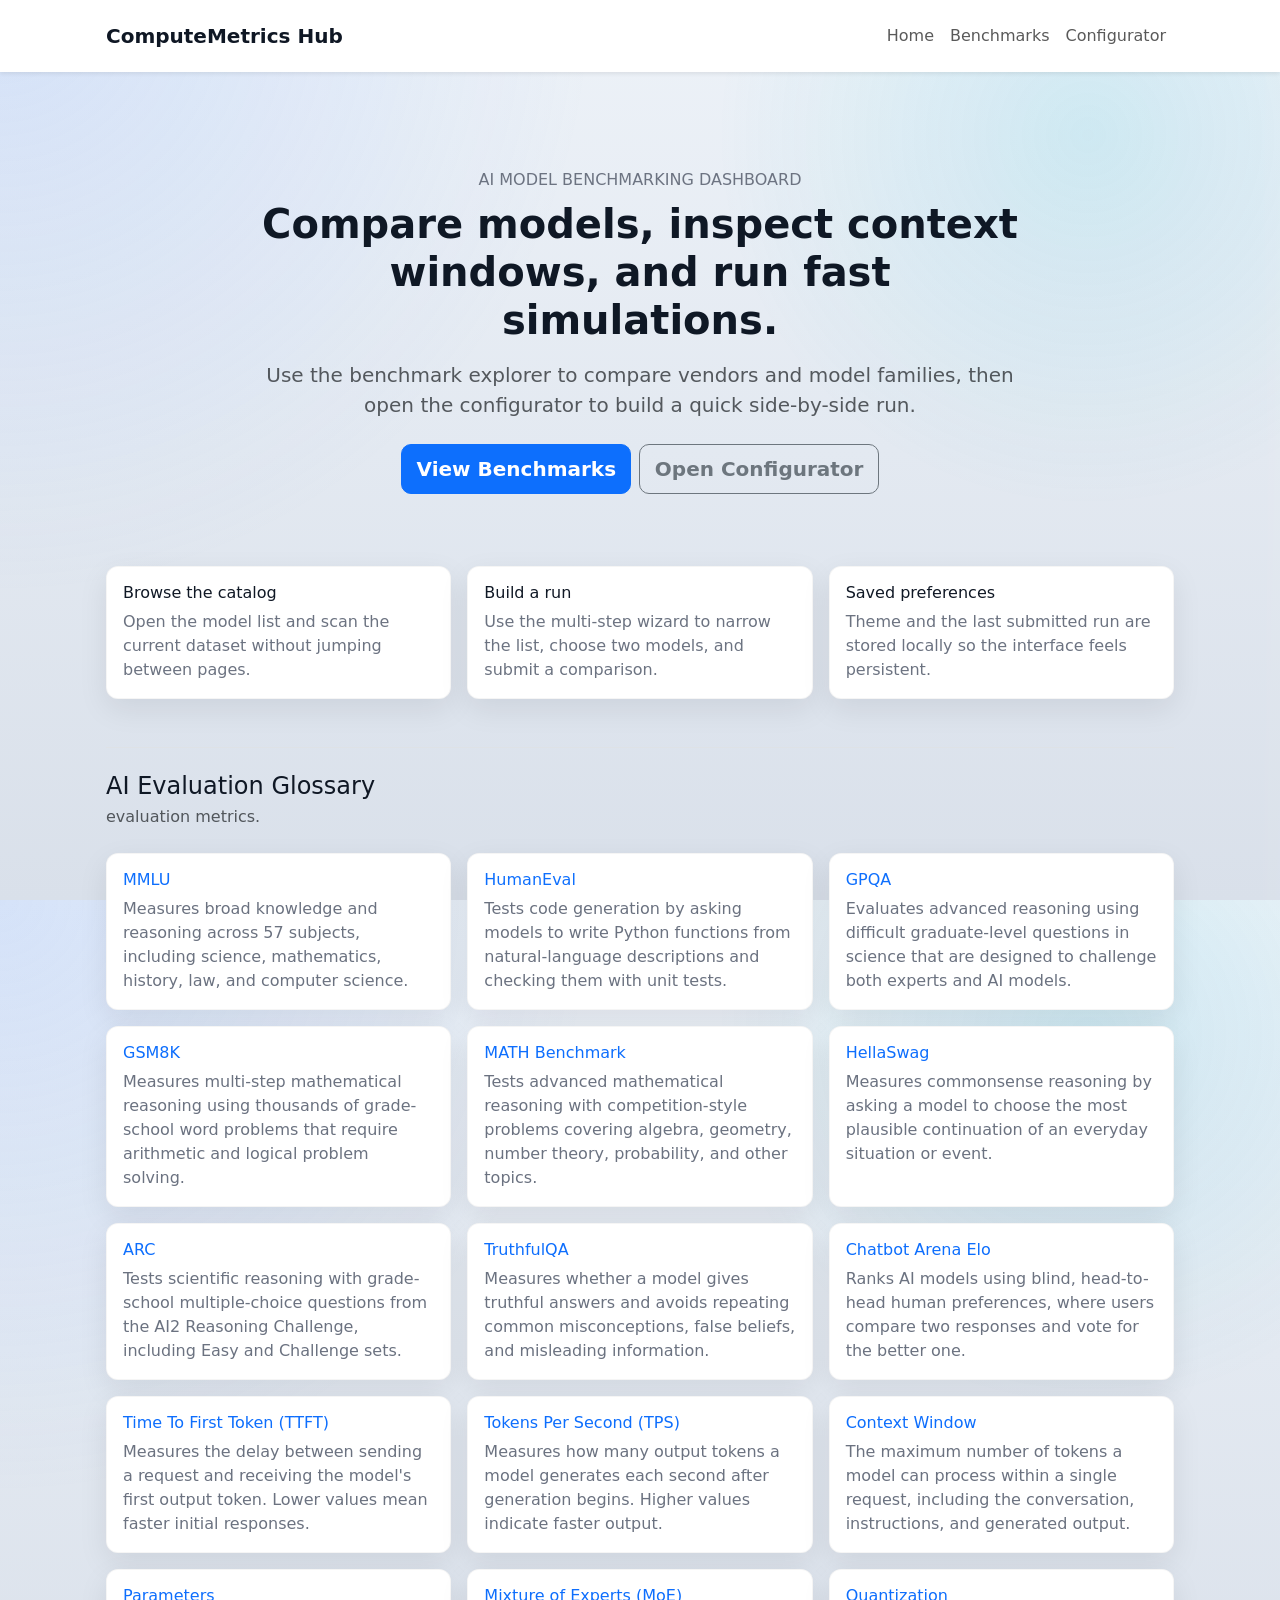
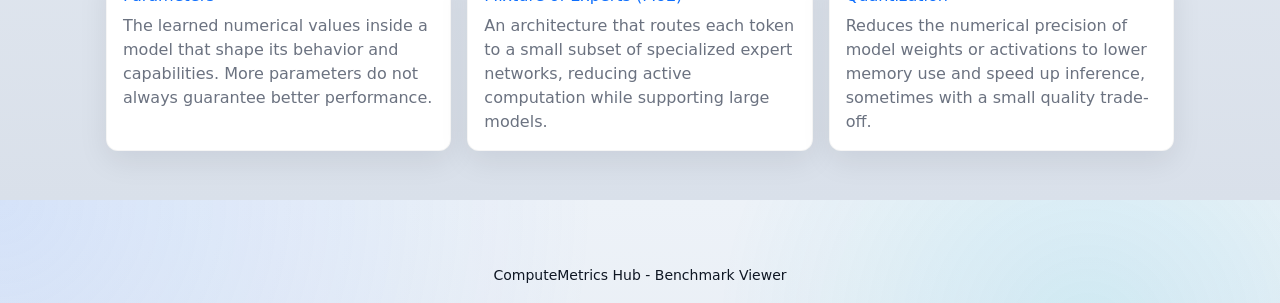
<file: index.html>
<!doctype html>
<html lang="en">
<head>
  <meta charset="utf-8" />
  <meta name="viewport" content="width=device-width,initial-scale=1" />
  <title>ComputeMetrics Hub - Home</title>
  <link href="https://cdn.jsdelivr.net/npm/bootstrap@5.3.0/dist/css/bootstrap.min.css" rel="stylesheet">
  <link rel="stylesheet" href="assets/css/styles.css">
</head>
<body>
  <header class="site-header">
    <nav class="navbar navbar-expand-lg navbar-light bg-white shadow-sm">
      <div class="container">
        <a class="navbar-brand fw-bold" href="index.html">ComputeMetrics Hub</a>
        <button class="navbar-toggler" type="button" data-bs-toggle="collapse" data-bs-target="#navMenu" aria-label="Toggle navigation">
          <span class="navbar-toggler-icon"></span>
        </button>
        <div class="collapse navbar-collapse" id="navMenu">
          <ul class="navbar-nav ms-auto">
            <li class="nav-item"><a class="nav-link" href="index.html">Home</a></li>
            <li class="nav-item"><a class="nav-link" href="benchmarks.html">Benchmarks</a></li>
            <li class="nav-item"><a class="nav-link" href="configurator.html">Configurator</a></li>
          </ul>
        </div>
      </div>
    </nav>
  </header>

  <main class="container py-5">
    <section class="hero text-center py-5 mb-4">
      <div class="hero-inner mx-auto" style="max-width: 780px;">
        <p class="small-muted text-uppercase mb-2">AI Model Benchmarking Dashboard</p>
        <h1 class="display-6 fw-semibold mb-3">Compare models, inspect context windows, and run fast simulations.</h1>
        <p class="lead text-muted mb-4">
          Use the benchmark explorer to compare vendors and model families, then open the configurator to build a quick side-by-side run.
        </p>
        <div class="d-flex flex-column flex-sm-row justify-content-center gap-2">
          <a class="btn btn-primary btn-lg" href="benchmarks.html">View Benchmarks</a>
          <a class="btn btn-outline-secondary btn-lg" href="configurator.html">Open Configurator</a>
        </div>
      </div>
    </section>

    <section class="row g-3">
      <div class="col-md-4">
        <div class="selector-card h-100">
          <h2 class="h6 mb-2">Browse the catalog</h2>
          <p class="small-muted mb-0">Open the model list and scan the current dataset without jumping between pages.</p>
        </div>
      </div>
      <div class="col-md-4">
        <div class="selector-card h-100">
          <h2 class="h6 mb-2">Build a run</h2>
          <p class="small-muted mb-0">Use the multi-step wizard to narrow the list, choose two models, and submit a comparison.</p>
        </div>
      </div>
      <div class="col-md-4">
        <div class="selector-card h-100">
          <h2 class="h6 mb-2">Saved preferences</h2>
          <p class="small-muted mb-0">Theme and the last submitted run are stored locally so the interface feels persistent.</p>
        </div>
      </div>
    </section>

    
    <section id="benchmark-glossary" class="mt-5 mb-5 border-top pt-4">
      <div class="d-flex flex-column mb-4">
        <h3 class="h4 mb-1">AI Evaluation Glossary</h3>
        <p class="text-muted mb-0">evaluation metrics.</p>
      </div>
      <div class="row g-3">
        <!-- Item 1 -->
        <div class="col-md-4">
          <div class="selector-card h-100">
            <h4 class="h6 mb-2 text-primary">MMLU</h4>
            <p class="small-muted mb-0">Measures broad knowledge and reasoning across 57 subjects, including science, mathematics, history, law, and computer science.</p>
          </div>
        </div>
        <!-- Item 2 -->
        <div class="col-md-4">
          <div class="selector-card h-100">
            <h4 class="h6 mb-2 text-primary">HumanEval</h4>
            <p class="small-muted mb-0">Tests code generation by asking models to write Python functions from natural-language descriptions and checking them with unit tests.</p>
          </div>
        </div>
        <!-- Item 3 -->
        <div class="col-md-4">
          <div class="selector-card h-100">
            <h4 class="h6 mb-2 text-primary">GPQA</h4>
            <p class="small-muted mb-0">Evaluates advanced reasoning using difficult graduate-level questions in science that are designed to challenge both experts and AI models.</p>
          </div>
        </div>
        <!-- Item 4 -->
        <div class="col-md-4">
          <div class="selector-card h-100">
            <h4 class="h6 mb-2 text-primary">GSM8K</h4>
            <p class="small-muted mb-0">Measures multi-step mathematical reasoning using thousands of grade-school word problems that require arithmetic and logical problem solving.</p>
          </div>
        </div>
        <!-- Item 5 -->
        <div class="col-md-4">
          <div class="selector-card h-100">
            <h4 class="h6 mb-2 text-primary">MATH Benchmark</h4>
            <p class="small-muted mb-0">Tests advanced mathematical reasoning with competition-style problems covering algebra, geometry, number theory, probability, and other topics.</p>
          </div>
        </div>
        <!-- Item 6 -->
        <div class="col-md-4">
          <div class="selector-card h-100">
            <h4 class="h6 mb-2 text-primary">HellaSwag</h4>
            <p class="small-muted mb-0">Measures commonsense reasoning by asking a model to choose the most plausible continuation of an everyday situation or event.</p>
          </div>
        </div>
        <!-- Item 7 -->
        <div class="col-md-4">
          <div class="selector-card h-100">
            <h4 class="h6 mb-2 text-primary">ARC</h4>
            <p class="small-muted mb-0">Tests scientific reasoning with grade-school multiple-choice questions from the AI2 Reasoning Challenge, including Easy and Challenge sets.</p>
          </div>
        </div>
        <!-- Item 8 -->
        <div class="col-md-4">
          <div class="selector-card h-100">
            <h4 class="h6 mb-2 text-primary">TruthfulQA</h4>
            <p class="small-muted mb-0">Measures whether a model gives truthful answers and avoids repeating common misconceptions, false beliefs, and misleading information.</p>
          </div>
        </div>
        <!-- Item 9 -->
        <div class="col-md-4">
          <div class="selector-card h-100">
            <h4 class="h6 mb-2 text-primary">Chatbot Arena Elo</h4>
            <p class="small-muted mb-0">Ranks AI models using blind, head-to-head human preferences, where users compare two responses and vote for the better one.</p>
          </div>
        </div>
        <!-- Item 10 -->
        <div class="col-md-4">
          <div class="selector-card h-100">
            <h4 class="h6 mb-2 text-primary">Time To First Token (TTFT)</h4>
            <p class="small-muted mb-0">Measures the delay between sending a request and receiving the model's first output token. Lower values mean faster initial responses.</p>
          </div>
        </div>
        <!-- Item 11 -->
        <div class="col-md-4">
          <div class="selector-card h-100">
            <h4 class="h6 mb-2 text-primary">Tokens Per Second (TPS)</h4>
            <p class="small-muted mb-0">Measures how many output tokens a model generates each second after generation begins. Higher values indicate faster output.</p>
          </div>
        </div>
        <!-- Item 12 -->
        <div class="col-md-4">
          <div class="selector-card h-100">
            <h4 class="h6 mb-2 text-primary">Context Window</h4>
            <p class="small-muted mb-0">The maximum number of tokens a model can process within a single request, including the conversation, instructions, and generated output.</p>
          </div>
        </div>
        <!-- Item 13 -->
        <div class="col-md-4">
          <div class="selector-card h-100">
            <h4 class="h6 mb-2 text-primary">Parameters</h4>
            <p class="small-muted mb-0">The learned numerical values inside a model that shape its behavior and capabilities. More parameters do not always guarantee better performance.</p>
          </div>
        </div>
        <!-- Item 14 -->
        <div class="col-md-4">
          <div class="selector-card h-100">
            <h4 class="h6 mb-2 text-primary">Mixture of Experts (MoE)</h4>
            <p class="small-muted mb-0">An architecture that routes each token to a small subset of specialized expert networks, reducing active computation while supporting large models.</p>
          </div>
        </div>
        <!-- Item 15 -->
        <div class="col-md-4">
          <div class="selector-card h-100">
            <h4 class="h6 mb-2 text-primary">Quantization</h4>
            <p class="small-muted mb-0">Reduces the numerical precision of model weights or activations to lower memory use and speed up inference, sometimes with a small quality trade-off.</p>
          </div>
        </div>
      </div>
    </section>
  </main>

  <footer class="text-center py-3">
    <small>ComputeMetrics Hub - Benchmark Viewer</small>
  </footer>

  <script src="https://cdn.jsdelivr.net/npm/bootstrap@5.3.0/dist/js/bootstrap.bundle.min.js"></script>
</body>
</html>
</file>
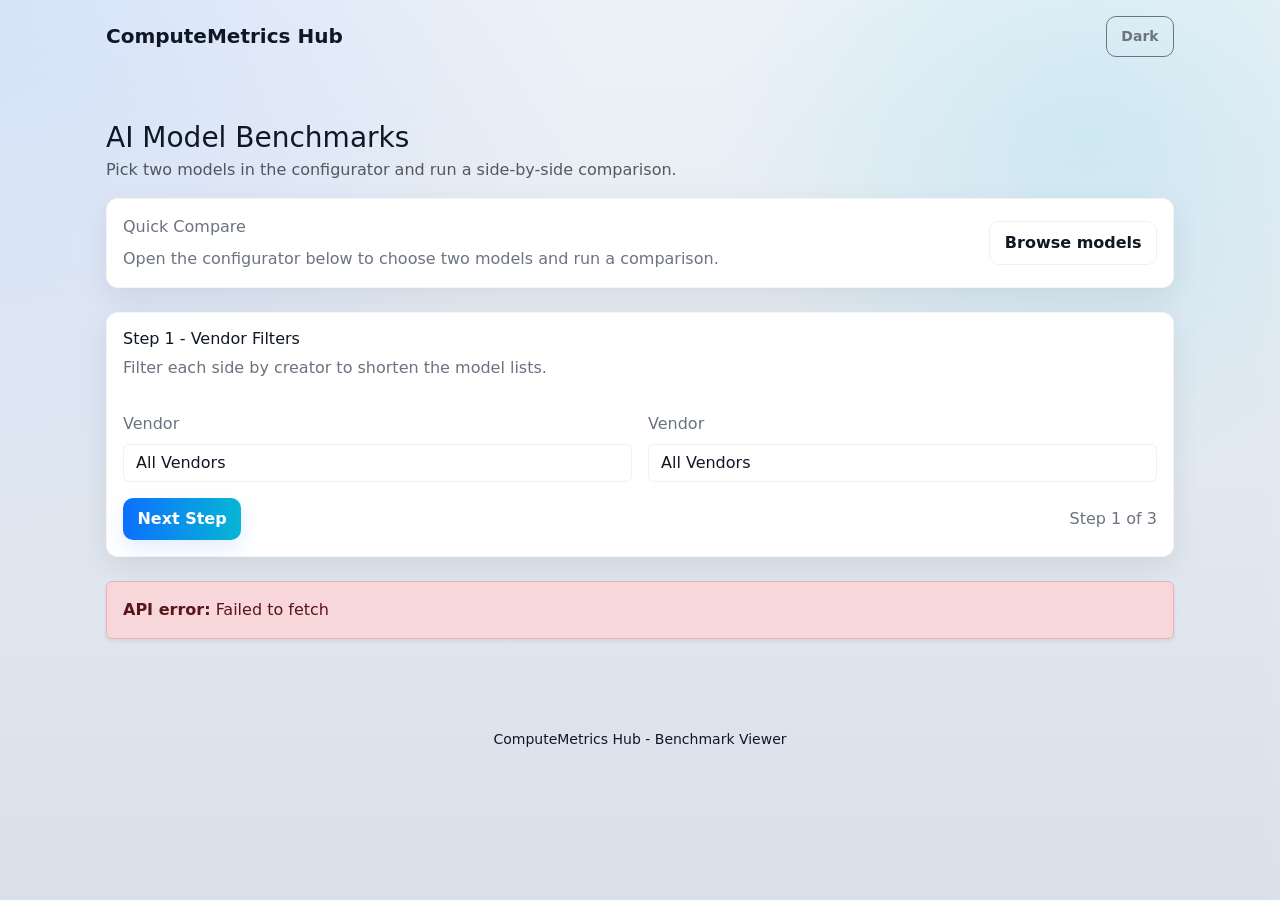
<file: benchmarks.html>
<!doctype html>
<html lang="en">
<head>
  <meta charset="utf-8" />
  <meta name="viewport" content="width=device-width,initial-scale=1" />
  <title>ComputeMetrics Hub - Benchmarks</title>

  <link href="https://cdn.jsdelivr.net/npm/bootstrap@5.3.0/dist/css/bootstrap.min.css" rel="stylesheet">
  <link rel="stylesheet" href="assets/css/styles.css">
</head>
<body>
  <header class="site-header">
    <nav class="navbar navbar-expand-lg">
      <div class="container">
        <a class="navbar-brand fw-bold" href="index.html">ComputeMetrics Hub</a>

        <div class="ms-auto d-flex align-items-center gap-2">
          <button id="themeToggle" type="button" class="btn btn-sm btn-outline-secondary">Dark</button>
        </div>
      </div>
    </nav>
  </header>

  <main class="container py-5">
    <section class="mb-3 d-flex flex-column flex-md-row justify-content-between gap-3 align-items-start">
      <div>
        <h1 class="h3 mb-1">AI Model Benchmarks</h1>
        <p class="text-muted mb-0">Pick two models in the configurator and run a side-by-side comparison.</p>
      </div>
    </section>

    <section class="mb-4">
      <div class="selector-card d-flex flex-column flex-md-row justify-content-between align-items-md-center gap-3">
        <div>
          <label class="form-label small-muted">Quick Compare</label>
          <p class="small-muted mb-0">Open the configurator below to choose two models and run a comparison.</p>
        </div>
        <div>
          <button id="browseBtn" type="button" class="btn btn-outline-cta">Browse models</button>
        </div>
      </div>
    </section>

    <section id="config-wizard" class="mb-4">
      <div class="form-wizard" aria-label="Configurator wizard">
        <div class="form-step wizard-step visible" data-step="1">
          <h4 class="h6">Step 1 - Vendor Filters</h4>
          <p class="small-muted">Filter each side by creator to shorten the model lists.</p>
          <div class="mt-3 row g-3">
            <div class="col-md-6">
              <label for="wizardVendorA" class="form-label small-muted">Vendor</label>
              <select id="wizardVendorA" class="form-select">
                <option value="all">All Vendors</option>
                <option value="OpenAI">OpenAI</option>
                <option value="Anthropic">Anthropic</option>
                <option value="Google">Google</option>
                <option value="Meta">Meta</option>
                <option value="Mistral">Mistral</option>
              </select>
            </div>
            <div class="col-md-6">
              <label for="wizardVendorB" class="form-label small-muted">Vendor</label>
              <select id="wizardVendorB" class="form-select">
                <option value="all">All Vendors</option>
                <option value="OpenAI">OpenAI</option>
                <option value="Anthropic">Anthropic</option>
                <option value="Google">Google</option>
                <option value="Meta">Meta</option>
                <option value="Mistral">Mistral</option>
              </select>
            </div>
            <select id="wizardWorkload" class="form-select d-none" aria-hidden="true" tabindex="-1">
              <option value="all">All Vendors</option>
            </select>
          </div>
        </div>

        <div class="form-step wizard-step hidden" data-step="2">
          <h4 class="h6">Step 2 - Models</h4>
          <p class="small-muted">Pick two models to compare.</p>
          <div class="mt-3 row g-3">
            <div class="col-md-6">
              <label for="wizardModelA" class="form-label small-muted">Model</label>
              <select id="wizardModelA" class="form-select">
                <option value="">- select -</option>
              </select>
            </div>
            <div class="col-md-6">
              <label for="wizardModelB" class="form-label small-muted">Model</label>
              <select id="wizardModelB" class="form-select">
                <option value="">- select -</option>
              </select>
            </div>
          </div>
        </div>

        <div class="form-step wizard-step hidden" data-step="3">
          <h4 class="h6">Step 3 - Run Settings</h4>
          <p class="small-muted">Tweak inference parameters.</p>
          <div class="mt-3">
            <label class="form-label small-muted">Max tokens</label>
            <input id="wizardMaxTokens" type="number" class="form-control" value="512" />
          </div>
        </div>

        <div class="mt-3 d-flex gap-2">
          <button id="prevBtn" type="button" class="btn btn-outline-cta d-none">Previous</button>
          <button id="nextBtn" type="button" class="btn btn-cta">Next Step</button>
          <div id="wizardStatus" class="ms-auto small-muted align-self-center">Step 1 of 3</div>
        </div>
      </div>
    </section>

    <section id="comparison-area" class="mb-4" aria-live="polite"></section>
  </main>

  <footer class="text-center py-3">
    <small>ComputeMetrics Hub - Benchmark Viewer</small>
  </footer>

  <div class="modal fade" id="browseModal" tabindex="-1" aria-hidden="true">
    <div class="modal-dialog modal-xl modal-dialog-scrollable">
      <div class="modal-content">
        <div class="modal-header">
          <h5 class="modal-title">Model Catalog</h5>
          <button type="button" class="btn-close" data-bs-dismiss="modal" aria-label="Close"></button>
        </div>
        <div class="modal-body">
          <div id="catalogTableWrapper" class="table-responsive">
            <table id="catalogTable" class="table table-striped">
              <thead>
                <tr>
                  <th>ID</th>
                  <th>Model</th>
                  <th>Vendor</th>
                  <th>API ID</th>
                  <th>Context</th>
                  <th>Input Cost</th>
                  <th>Output Cost</th>
                </tr>
              </thead>
              <tbody id="catalogBody"></tbody>
            </table>
          </div>
        </div>
        <div class="modal-footer">
          <button type="button" class="btn btn-outline-secondary" data-bs-dismiss="modal">Close</button>
        </div>
      </div>
    </div>
  </div>

  <script type="module" src="assets/js/main.js"></script>
  <script src="https://cdn.jsdelivr.net/npm/bootstrap@5.3.0/dist/js/bootstrap.bundle.min.js"></script>
</body>
</html>
</file>
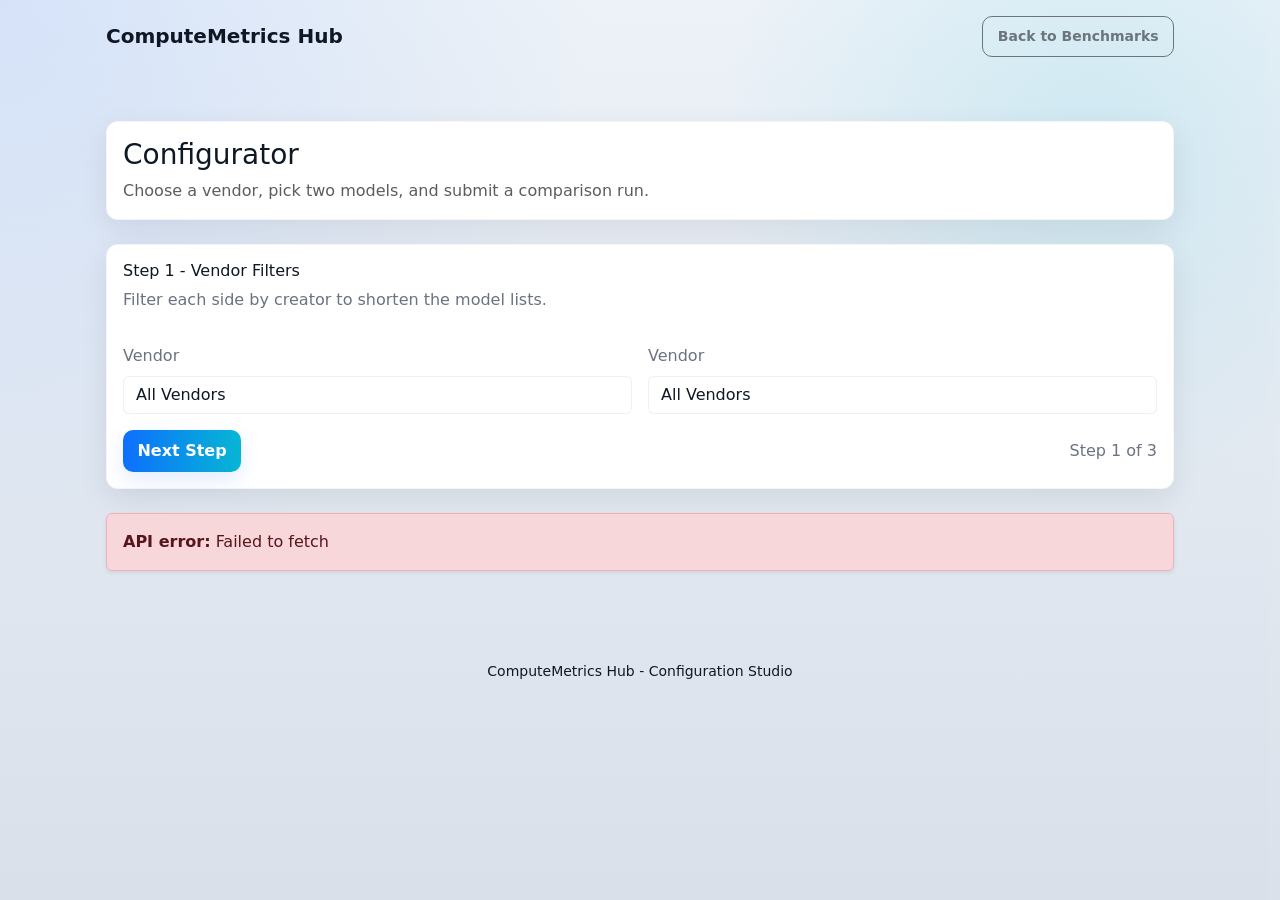
<file: configurator.html>
<!doctype html>
<html lang="en">
<head>
  <meta charset="utf-8" />
  <meta name="viewport" content="width=device-width,initial-scale=1" />
  <title>ComputeMetrics Hub - Configurator</title>

  <link href="https://cdn.jsdelivr.net/npm/bootstrap@5.3.0/dist/css/bootstrap.min.css" rel="stylesheet">
  <link rel="stylesheet" href="assets/css/styles.css">
</head>
<body>
  <header class="site-header">
    <nav class="navbar navbar-expand-lg">
      <div class="container">
        <a class="navbar-brand fw-bold" href="index.html">ComputeMetrics Hub</a>
        <div class="ms-auto">
          <a class="btn btn-sm btn-outline-secondary" href="benchmarks.html">Back to Benchmarks</a>
        </div>
      </div>
    </nav>
  </header>

  <main class="container py-5">
    <section class="mb-4">
      <div class="selector-card">
        <h1 class="h3 mb-2">Configurator</h1>
        <p class="text-muted mb-0">Choose a vendor, pick two models, and submit a comparison run.</p>
      </div>
    </section>

    <section id="config-wizard" class="mb-4">
      <div class="form-wizard" aria-label="Configurator wizard">
        <div class="form-step wizard-step visible" data-step="1">
          <h4 class="h6">Step 1 - Vendor Filters</h4>
          <p class="small-muted">Filter each side by creator to shorten the model lists.</p>
          <div class="mt-3 row g-3">
            <div class="col-md-6">
              <label for="wizardVendorA" class="form-label small-muted">Vendor</label>
              <select id="wizardVendorA" class="form-select">
                <option value="all">All Vendors</option>
                <option value="OpenAI">OpenAI</option>
                <option value="Anthropic">Anthropic</option>
                <option value="Google">Google</option>
                <option value="Meta">Meta</option>
                <option value="Mistral">Mistral</option>
              </select>
            </div>
            <div class="col-md-6">
              <label for="wizardVendorB" class="form-label small-muted">Vendor</label>
              <select id="wizardVendorB" class="form-select">
                <option value="all">All Vendors</option>
                <option value="OpenAI">OpenAI</option>
                <option value="Anthropic">Anthropic</option>
                <option value="Google">Google</option>
                <option value="Meta">Meta</option>
                <option value="Mistral">Mistral</option>
              </select>
            </div>
            <select id="wizardWorkload" class="form-select d-none" aria-hidden="true" tabindex="-1">
              <option value="all">All Vendors</option>
            </select>
          </div>
        </div>

        <div class="form-step wizard-step hidden" data-step="2">
          <h4 class="h6">Step 2 - Models</h4>
          <p class="small-muted">Pick two models to compare.</p>
          <div class="mt-3 row g-3">
            <div class="col-md-6">
              <label for="wizardModelA" class="form-label small-muted">Model</label>
              <select id="wizardModelA" class="form-select">
                <option value="">- select -</option>
              </select>
            </div>
            <div class="col-md-6">
              <label for="wizardModelB" class="form-label small-muted">Model</label>
              <select id="wizardModelB" class="form-select">
                <option value="">- select -</option>
              </select>
            </div>
          </div>
        </div>

        <div class="form-step wizard-step hidden" data-step="3">
          <h4 class="h6">Step 3 - Run Settings</h4>
          <p class="small-muted">Tweak inference parameters.</p>
          <div class="mt-3">
            <label class="form-label small-muted">Max tokens</label>
            <input id="wizardMaxTokens" type="number" class="form-control" value="512" />
          </div>
        </div>

        <div class="mt-3 d-flex gap-2">
          <button id="prevBtn" type="button" class="btn btn-outline-cta d-none">Previous</button>
          <button id="nextBtn" type="button" class="btn btn-cta">Next Step</button>
          <div id="wizardStatus" class="ms-auto small-muted align-self-center">Step 1 of 3</div>
        </div>
      </div>
    </section>

    <section id="comparison-area" class="mb-4" aria-live="polite"></section>
  </main>

  <footer class="text-center py-3">
    <small>ComputeMetrics Hub - Configuration Studio</small>
  </footer>

  <script type="module" src="assets/js/main.js"></script>
  <script src="https://cdn.jsdelivr.net/npm/bootstrap@5.3.0/dist/js/bootstrap.bundle.min.js"></script>
</body>
</html>
</file>
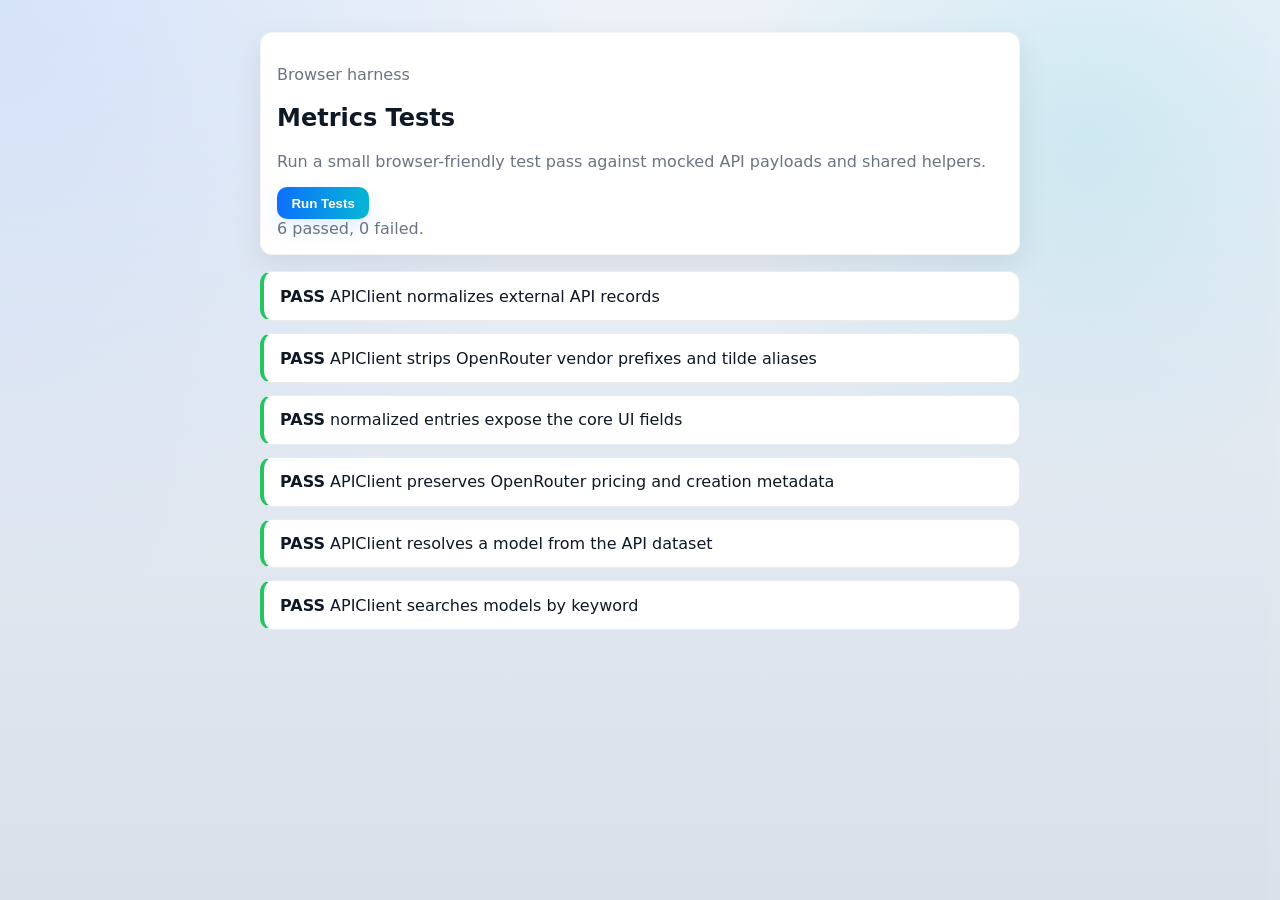
<file: tests/metrics.html>
<!doctype html>
<html lang="en">
<head>
  <meta charset="utf-8" />
  <meta name="viewport" content="width=device-width,initial-scale=1" />
  <title>ComputeMetrics Hub - Metrics Tests</title>
  <link rel="stylesheet" href="../assets/css/styles.css">
  <style>
    body {
      padding: 2rem 1rem 3rem;
    }

    .test-shell {
      max-width: 760px;
      margin: 0 auto;
    }

    .test-list {
      list-style: none;
      padding: 0;
      margin: 1rem 0 0;
    }

    .test-item {
      padding: .9rem 1rem;
      border: 1px solid rgba(0, 0, 0, 0.08);
      border-radius: 12px;
      background: var(--panel);
      margin-bottom: .75rem;
    }

    .test-pass {
      border-left: 4px solid #22c55e;
    }

    .test-fail {
      border-left: 4px solid #ef4444;
    }

    .test-meta {
      color: var(--muted);
      font-size: .92rem;
      margin-top: .25rem;
    }
  </style>
</head>
<body>
  <main class="test-shell">
    <section class="selector-card">
      <p class="small-muted text-uppercase mb-2">Browser harness</p>
      <h1 class="h3 mb-2">Metrics Tests</h1>
      <p class="small-muted mb-3">Run a small browser-friendly test pass against mocked API payloads and shared helpers.</p>
      <button id="runTests" type="button" class="btn btn-cta">Run Tests</button>
      <div id="summary" class="mt-3 small-muted">Ready to run.</div>
    </section>

    <section class="mt-4">
      <ul id="results" class="test-list" aria-live="polite"></ul>
    </section>
  </main>

  <script type="module">
    import { runMetricsTests } from './metrics.test.js';

    const runButton = document.getElementById('runTests');
    const summary = document.getElementById('summary');
    const results = document.getElementById('results');

    function render(resultsList) {
      results.innerHTML = '';

      const failed = resultsList.filter(item => !item.ok).length;
      const passed = resultsList.length - failed;
      summary.textContent = `${passed} passed, ${failed} failed.`;

      for (const item of resultsList) {
        const li = document.createElement('li');
        li.className = `test-item ${item.ok ? 'test-pass' : 'test-fail'}`;
        li.innerHTML = `
          <strong>${item.ok ? 'PASS' : 'FAIL'}</strong> ${item.name}
          ${item.error ? `<div class="test-meta">${item.error.message}</div>` : ''}
        `;
        results.appendChild(li);
      }
    }

    async function run() {
      summary.textContent = 'Running tests...';
      runButton.disabled = true;

      try {
        const resultsList = await runMetricsTests();
        render(resultsList);
      } catch (error) {
        summary.textContent = 'Test run failed.';
        const li = document.createElement('li');
        li.className = 'test-item test-fail';
        li.innerHTML = `<strong>FAIL</strong> Harness error<div class="test-meta">${error.message}</div>`;
        results.innerHTML = '';
        results.appendChild(li);
      } finally {
        runButton.disabled = false;
      }
    }

    runButton.addEventListener('click', run);
    run();
  </script>
</body>
</html>
</file>
<file: assets/css/styles.css>
/* Note regarding use of AI: syntaxe and layout was AI written, 
parameters were hand tweaked */
:root{
  --bg:#d9e0ea;
  --bg-accent: radial-gradient(circle at top left, rgba(105, 158, 255, 0.18), transparent 38%),
               radial-gradient(circle at 85% 15%, rgba(6, 182, 212, 0.12), transparent 28%),
               linear-gradient(180deg, #edf2f8 0%, #d9e0ea 100%);
  --panel:#ffffff;
  --muted:#6b7280;
  --text:#0f1724;
  --accent:#89b2ef;
  --cta-gradient: linear-gradient(90deg,#0d6efd,#06b6d4);
  --card-radius:12px;
  --glass: rgba(15,23,36,0.03);
  --shadow: 0 10px 30px rgba(2, 6, 23, 0.08);
}

:root[data-theme="dark"]{
  --bg: #071025;
  --bg-accent: radial-gradient(circle at top left, rgba(96, 165, 250, 0.18), transparent 35%),
               radial-gradient(circle at 85% 15%, rgba(110, 231, 183, 0.10), transparent 25%),
               linear-gradient(180deg, #06101f 0%, #071025 100%);
  --panel: rgba(255,255,255,0.03);
  --muted:#9aa4b2;
  --text:#e6eef8;
  --accent:#60a5fa;
  --cta-gradient: linear-gradient(90deg,#60a5fa,#6ee7b7);
  --shadow: 0 18px 42px rgba(0,0,0,0.22);
}

*{box-sizing:border-box}
html,body{height:100%}
body{
  margin:0;
  font-family:Inter, system-ui, -apple-system, "Segoe UI", Roboto, "Helvetica Neue", Arial;
  background:var(--bg-accent), var(--bg);
  color:var(--text);
  -webkit-font-smoothing:antialiased;
  -moz-osx-font-smoothing:grayscale;
  padding-bottom:40px;
  position:relative;
}

body::before{
  content:'';
  position:fixed;
  inset:0;
  pointer-events:none;
  background:
    linear-gradient(rgba(255,255,255,0.04), rgba(255,255,255,0.04)),
    linear-gradient(90deg, transparent 0, transparent 98%, rgba(255,255,255,0.12) 100%);
  mix-blend-mode:soft-light;
  opacity:.35;
}

/* Header */
.navbar{background:transparent;padding:1rem 0}
.navbar-brand{font-weight:700;color:var(--text)}

/* Controls */
.input-group-text{background:transparent;border:1px solid rgba(0,0,0,0.06);color:var(--muted)}
.form-control{background:var(--panel);border:1px solid rgba(0,0,0,0.06);color:var(--text)}
.form-select{background:var(--panel);border:1px solid rgba(0,0,0,0.06);color:var(--text)}
.small-muted{color:var(--muted)}

/* Compare panel layout */
.compare-panel{display:grid;grid-template-columns:1fr 220px 1fr;gap:1rem;align-items:start}
@media(max-width:900px){ .compare-panel{grid-template-columns:1fr; } .compare-center{order:3} }

/* Selector card */
.selector-card{
  background:var(--panel);
  border-radius:var(--card-radius);
  padding:1rem;
  box-shadow:var(--shadow);
  border:1px solid rgba(0,0,0,0.04);
  transition: transform .2s ease, box-shadow .2s ease, border-color .2s ease;
}
.selector-card:hover{
  transform: translateY(-2px);
  box-shadow: 0 16px 34px rgba(2,6,23,0.10);
}

/* Center column */
.compare-center{
  display:flex;
  align-items:center;
  justify-content:center;
  pointer-events:auto; /* ensure center doesn't block selects */
}
.compare-center-inner{display:flex;flex-direction:column;align-items:center;gap:.5rem}

/* Buttons */
.btn{border-radius:10px;padding:.55rem .9rem;font-weight:600}
.btn-cta{
  background:var(--cta-gradient);
  color:#fff;border:0;
  box-shadow: 0 8px 20px rgba(13,110,253,0.12);
  transition:transform .12s ease, box-shadow .12s ease;
}
.btn-cta:hover{transform:translateY(-3px)}
.btn-outline-cta{background:transparent;border:1px solid rgba(0,0,0,0.06);color:var(--text)}

/* Listbox styling */
.listbox{height:320px;overflow:auto;padding:.25rem;color:var(--text);background:var(--panel)}
.listbox option{padding:.35rem;color:var(--text);background:var(--panel)}

/* Comparison card */
.compare-card{
  background:var(--panel);
  border-radius:12px;padding:1rem;border:1px solid rgba(0,0,0,0.04);
  box-shadow:var(--shadow);
}

.form-wizard{
  background:var(--panel);
  border-radius:12px;
  padding:1rem;
  border:1px solid rgba(0,0,0,0.04);
  box-shadow:var(--shadow);
}

.state-panel{
  min-height: 96px;
}

.catalog-shell[aria-busy="true"],
#catalogTableWrapper[aria-busy="true"]{
  opacity:.92;
}

.catalog-state-row td{
  padding: 1.25rem;
}

.form-step{
  opacity:0;
  transform:translateY(10px) scale(.992);
  transition:opacity .34s ease, transform .34s ease, filter .34s ease;
}
.form-step.active{
  opacity:1;
  transform:translateY(0) scale(1);
  filter:none;
}
.wizard-step{
  max-height:0;
  overflow:hidden;
  opacity:0;
  transform:translateY(10px);
  transition:max-height .42s ease, opacity .32s ease, transform .32s ease;
}
.wizard-step.visible{
  display:block;
  max-height:720px;
}
.wizard-step.active{
  opacity:1;
  transform:translateY(0);
  animation: stepPop .35s ease;
}
.wizard-step.hidden{
  display:none;
}

/* Utilities */
.container{max-width:1100px;padding:0 1rem}
.table-light{background:transparent}

:root[data-theme="dark"] .form-control,
:root[data-theme="dark"] .form-select,
:root[data-theme="dark"] .listbox,
:root[data-theme="dark"] .listbox option {
  background: rgba(255,255,255,0.02);
  color: var(--text);
  border-color: rgba(255,255,255,0.04);
}

.wizard-step label,
.wizard-step p{
  margin-bottom:.5rem;
}

.run-spinner {
  width: 36px;
  height: 36px;
  border-radius: 50%;
  border: 4px solid rgba(0,0,0,0.08);
  border-top-color: var(--accent, #0d6efd);
  animation: spin 1s linear infinite;
  display:inline-block;
  vertical-align:middle;
  margin-right:.5rem;
}
@keyframes spin { to { transform: rotate(360deg); } }

@keyframes stepPop {
  0% { transform: translateY(12px) scale(.985); }
  100% { transform: translateY(0) scale(1); }
}

/* Result card entrance */
.compare-card {
  opacity: 0;
  transform: translateY(8px) scale(.995);
  transition: opacity .36s ease, transform .36s ease;
}
.compare-card.visible {
  opacity: 1;
  transform: translateY(0) scale(1);
}

/* Running state highlight */
.compare-card.running {
  box-shadow: 0 18px 48px rgba(13,110,253,0.08);
  border-color: rgba(13,110,253,0.12);
}

.visual-compare-panel{
  border:1px solid rgba(0,0,0,0.06);
  border-radius:8px;
  padding:1rem;
  background:rgba(255,255,255,0.42);
}

.metric-bar-stack{
  display:grid;
  gap:1rem;
}

.metric-bar-group{
  padding:.85rem;
  border-radius:8px;
  background:rgba(15,23,36,0.025);
}

.compare-progress{
  height:14px;
  background:rgba(15,23,36,0.08);
}

:root[data-theme="dark"] .visual-compare-panel{
  background:rgba(255,255,255,0.025);
  border-color:rgba(255,255,255,0.08);
}

:root[data-theme="dark"] .metric-bar-group{
  background:rgba(255,255,255,0.025);
}

:root[data-theme="dark"] .compare-progress{
  background:rgba(255,255,255,0.08);
}

/* Small progress bar */
.run-progress {
  height: 6px;
  background: linear-gradient(90deg, rgba(13,110,253,0.18), rgba(6,182,212,0.18));
  border-radius: 6px;
  overflow: hidden;
  position: relative;
}
.run-progress > i {
  display:block;
  height:100%;
  width:0%;
  background: linear-gradient(90deg, var(--accent, #0d6efd), #06b6d4);
  transition: width .6s linear;
}
</file>
